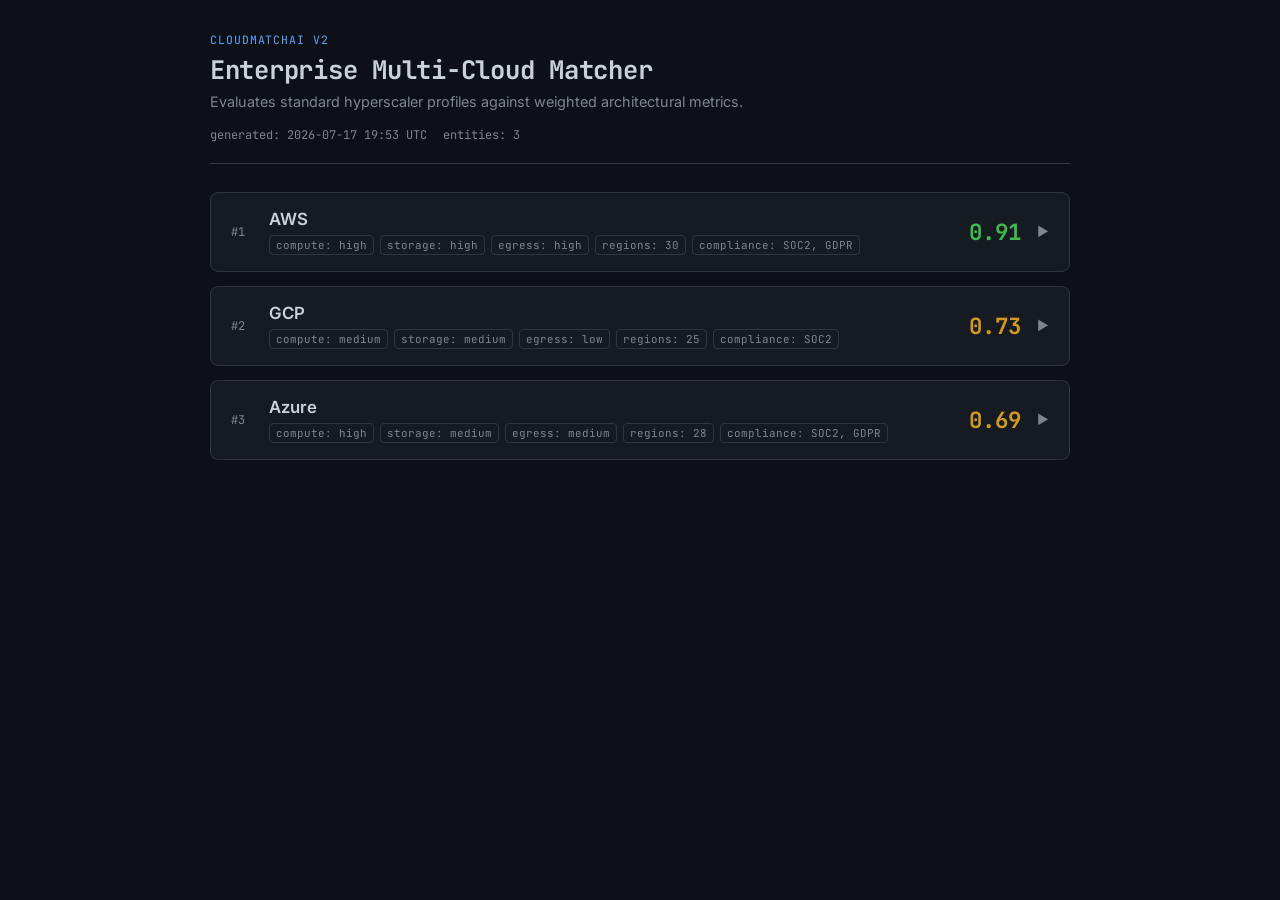
<file: docs/index.html>
<!DOCTYPE html>
<html lang="en">
<head>
<meta charset="UTF-8">
<meta name="viewport" content="width=device-width, initial-scale=1.0">
<title>CloudMatchAI — Scoring Results</title>
<link rel="preconnect" href="https://fonts.googleapis.com">
<link href="https://fonts.googleapis.com/css2?family=JetBrains+Mono:wght@400;500;700&family=Inter:wght@400;500;600&display=swap" rel="stylesheet">
<style>
  :root {
    --bg: #0d1117;
    --surface: #161b22;
    --surface-hover: #1c2530;
    --border: #30363d;
    --text: #c9d1d9;
    --text-muted: #7d8590;
    --accent: #58a6ff;
    --good: #3fb950;
    --mid: #d29922;
    --low: #f85149;
  }

  * { box-sizing: border-box; margin: 0; padding: 0; }

  body {
    background: var(--bg);
    color: var(--text);
    font-family: 'Inter', system-ui, sans-serif;
    padding: 32px 20px 80px;
    min-height: 100vh;
  }

  .wrap { max-width: 860px; margin: 0 auto; }

  header {
    border-bottom: 1px solid var(--border);
    padding-bottom: 20px;
    margin-bottom: 28px;
  }

  .eyebrow {
    font-family: 'JetBrains Mono', monospace;
    font-size: 0.72rem;
    letter-spacing: 0.08em;
    color: var(--accent);
    text-transform: uppercase;
  }

  h1 {
    font-family: 'JetBrains Mono', monospace;
    font-size: 1.6rem;
    font-weight: 700;
    margin: 6px 0 4px;
    letter-spacing: -0.01em;
  }

  .profile-desc {
    color: var(--text-muted);
    font-size: 0.9rem;
    max-width: 560px;
    line-height: 1.5;
  }

  .meta-row {
    display: flex;
    gap: 16px;
    margin-top: 14px;
    font-family: 'JetBrains Mono', monospace;
    font-size: 0.75rem;
    color: var(--text-muted);
  }

  #status {
    font-family: 'JetBrains Mono', monospace;
    font-size: 0.85rem;
    color: var(--text-muted);
    padding: 40px 0;
    text-align: center;
  }

  #status.error { color: var(--low); }
  #status .hint {
    display: block;
    margin-top: 8px;
    font-size: 0.78rem;
    color: var(--text-muted);
  }

  .card {
    background: var(--surface);
    border: 1px solid var(--border);
    border-radius: 8px;
    margin-bottom: 14px;
    overflow: hidden;
    transition: border-color 0.15s ease;
  }

  .card:hover { border-color: #444c56; }

  .card-head {
    display: flex;
    align-items: center;
    gap: 16px;
    padding: 16px 20px;
    cursor: pointer;
  }

  .rank {
    font-family: 'JetBrains Mono', monospace;
    font-size: 0.75rem;
    color: var(--text-muted);
    width: 22px;
    flex-shrink: 0;
  }

  .name-block { flex: 1; min-width: 0; }

  .name { font-weight: 600; font-size: 1.05rem; }

  .tags {
    display: flex;
    flex-wrap: wrap;
    gap: 6px;
    margin-top: 6px;
  }

  .tag {
    font-family: 'JetBrains Mono', monospace;
    font-size: 0.68rem;
    color: var(--text-muted);
    border: 1px solid var(--border);
    border-radius: 4px;
    padding: 2px 6px;
  }

  .overall {
    font-family: 'JetBrains Mono', monospace;
    font-size: 1.4rem;
    font-weight: 700;
    flex-shrink: 0;
    min-width: 64px;
    text-align: right;
  }

  .chevron {
    color: var(--text-muted);
    font-size: 0.8rem;
    transition: transform 0.15s ease;
    flex-shrink: 0;
  }

  .card.open .chevron { transform: rotate(90deg); }

  .card-body {
    display: none;
    padding: 4px 20px 18px;
    border-top: 1px solid var(--border);
  }

  .card.open .card-body { display: block; }

  .criterion {
    padding: 10px 0;
    border-bottom: 1px solid #21262d;
  }

  .criterion:last-child { border-bottom: none; }

  .crit-top {
    display: flex;
    justify-content: space-between;
    align-items: baseline;
    gap: 12px;
    margin-bottom: 4px;
  }

  .crit-name {
    font-family: 'JetBrains Mono', monospace;
    font-size: 0.82rem;
    color: var(--text);
  }

  .crit-score-row {
    display: flex;
    align-items: center;
    gap: 10px;
  }

  .bar {
    font-family: 'JetBrains Mono', monospace;
    font-size: 0.85rem;
    letter-spacing: -1px;
    white-space: nowrap;
  }

  .crit-score {
    font-family: 'JetBrains Mono', monospace;
    font-size: 0.82rem;
    font-weight: 700;
    width: 34px;
    text-align: right;
  }

  .crit-reasoning {
    color: var(--text-muted);
    font-size: 0.83rem;
    line-height: 1.5;
    margin-top: 2px;
  }

  .empty {
    text-align: center;
    padding: 60px 20px;
    color: var(--text-muted);
  }

  .empty .big { font-size: 2rem; margin-bottom: 8px; }
  .empty code {
    font-family: 'JetBrains Mono', monospace;
    background: var(--surface);
    border: 1px solid var(--border);
    padding: 2px 6px;
    border-radius: 4px;
    color: var(--accent);
  }
</style>
</head>
<body>
<div class="wrap">
  <header>
    <div class="eyebrow">CloudMatchAI v2</div>
    <h1 id="profile-title">Scoring Results</h1>
    <p class="profile-desc" id="profile-desc"></p>
    <div class="meta-row" id="meta-row"></div>
  </header>

  <div id="status">
    <span>Loading results.json…</span>
  </div>

  <div id="results"></div>
</div>

<script>
function scoreColor(score) {
  if (score >= 0.75) return 'var(--good)';
  if (score >= 0.45) return 'var(--mid)';
  return 'var(--low)';
}

function makeBar(score) {
  const totalBlocks = 12;
  const filled = Math.round((score || 0) * totalBlocks);
  const empty = totalBlocks - filled;
  return '▓'.repeat(filled) + '░'.repeat(empty);
}

function toggleCard(el) {
  el.classList.toggle('open');
}

function render(items, profileMeta) {
  const resultsEl = document.getElementById('results');
  const statusEl = document.getElementById('status');

  if (!items.length) {
    statusEl.style.display = 'none';
    resultsEl.innerHTML = `
      <div class="empty">
        <div class="big">—</div>
        <div>No entities in this results file.</div>
      </div>`;
    return;
  }

  statusEl.style.display = 'none';

  // Sort by overall_score, descending. Handles either key name defensively.
  const withScores = items.map(item => {
    const analysis = item._match_analysis || {};
    const overall = analysis.overall_score ?? analysis.total_weighted_score ?? analysis.score ?? 0;
    return { item, analysis, overall };
  });
  withScores.sort((a, b) => b.overall - a.overall);

  resultsEl.innerHTML = withScores.map(({ item, analysis, overall }, idx) => {
    const scores = analysis.scores || {};
    const criteriaHtml = Object.keys(scores).length
      ? Object.entries(scores).map(([critName, critData]) => {
          const s = critData.score ?? 0;
          return `
            <div class="criterion">
              <div class="crit-top">
                <span class="crit-name">${critName}</span>
                <div class="crit-score-row">
                  <span class="bar" style="color:${scoreColor(s)}">${makeBar(s)}</span>
                  <span class="crit-score" style="color:${scoreColor(s)}">${s.toFixed(2)}</span>
                </div>
              </div>
              <div class="crit-reasoning">${critData.reasoning || ''}</div>
            </div>`;
        }).join('')
      : `<div class="criterion"><div class="crit-reasoning">${analysis.reasoning || analysis.error || 'No per-criterion breakdown available.'}</div></div>`;

    // Surface any raw fields that aren't the analysis blob, as small meta tags
    const skipKeys = new Set(['_match_analysis', 'name']);
    const tagFields = Object.entries(item).filter(([k]) => !skipKeys.has(k));
    const tagsHtml = tagFields.map(([k, v]) => {
      const display = Array.isArray(v) ? v.join(', ') : String(v);
      return `<span class="tag">${k}: ${display}</span>`;
    }).join('');

    return `
      <div class="card" id="card-${idx}">
        <div class="card-head" onclick="toggleCard(document.getElementById('card-${idx}'))">
          <span class="rank">#${idx + 1}</span>
          <div class="name-block">
            <div class="name">${item.name || 'Unnamed'}</div>
            <div class="tags">${tagsHtml}</div>
          </div>
          <span class="overall" style="color:${scoreColor(overall)}">${overall.toFixed(2)}</span>
          <span class="chevron">▶</span>
        </div>
        <div class="card-body">${criteriaHtml}</div>
      </div>`;
  }).join('');
}

async function load() {
  const statusEl = document.getElementById('status');
  try {
    const res = await fetch('./results.json', { cache: 'no-store' });
    if (!res.ok) throw new Error(`HTTP ${res.status}`);
    const data = await res.json();

    // Optional companion metadata file (profile name/description), safe to skip if absent
    let meta = null;
    try {
      const metaRes = await fetch('./results.meta.json', { cache: 'no-store' });
      if (metaRes.ok) meta = await metaRes.json();
    } catch (_) { /* meta is optional */ }

    if (meta) {
      document.getElementById('profile-title').textContent = meta.name || 'Scoring Results';
      document.getElementById('profile-desc').textContent = meta.description || '';
      if (meta.generated_at) {
        document.getElementById('meta-row').innerHTML =
          `<span>generated: ${meta.generated_at}</span><span>entities: ${data.length}</span>`;
      }
    } else {
      document.getElementById('meta-row').innerHTML = `<span>entities: ${data.length}</span>`;
    }

    render(data, meta);
  } catch (e) {
    statusEl.classList.add('error');
    statusEl.innerHTML = `
      <span>Could not load results: ${e.message}</span>
      <span class="hint">Make sure <code>results.json</code> sits next to this file in the same folder.</span>`;
  }
}

load();
</script>
</body>
</html>
</file>
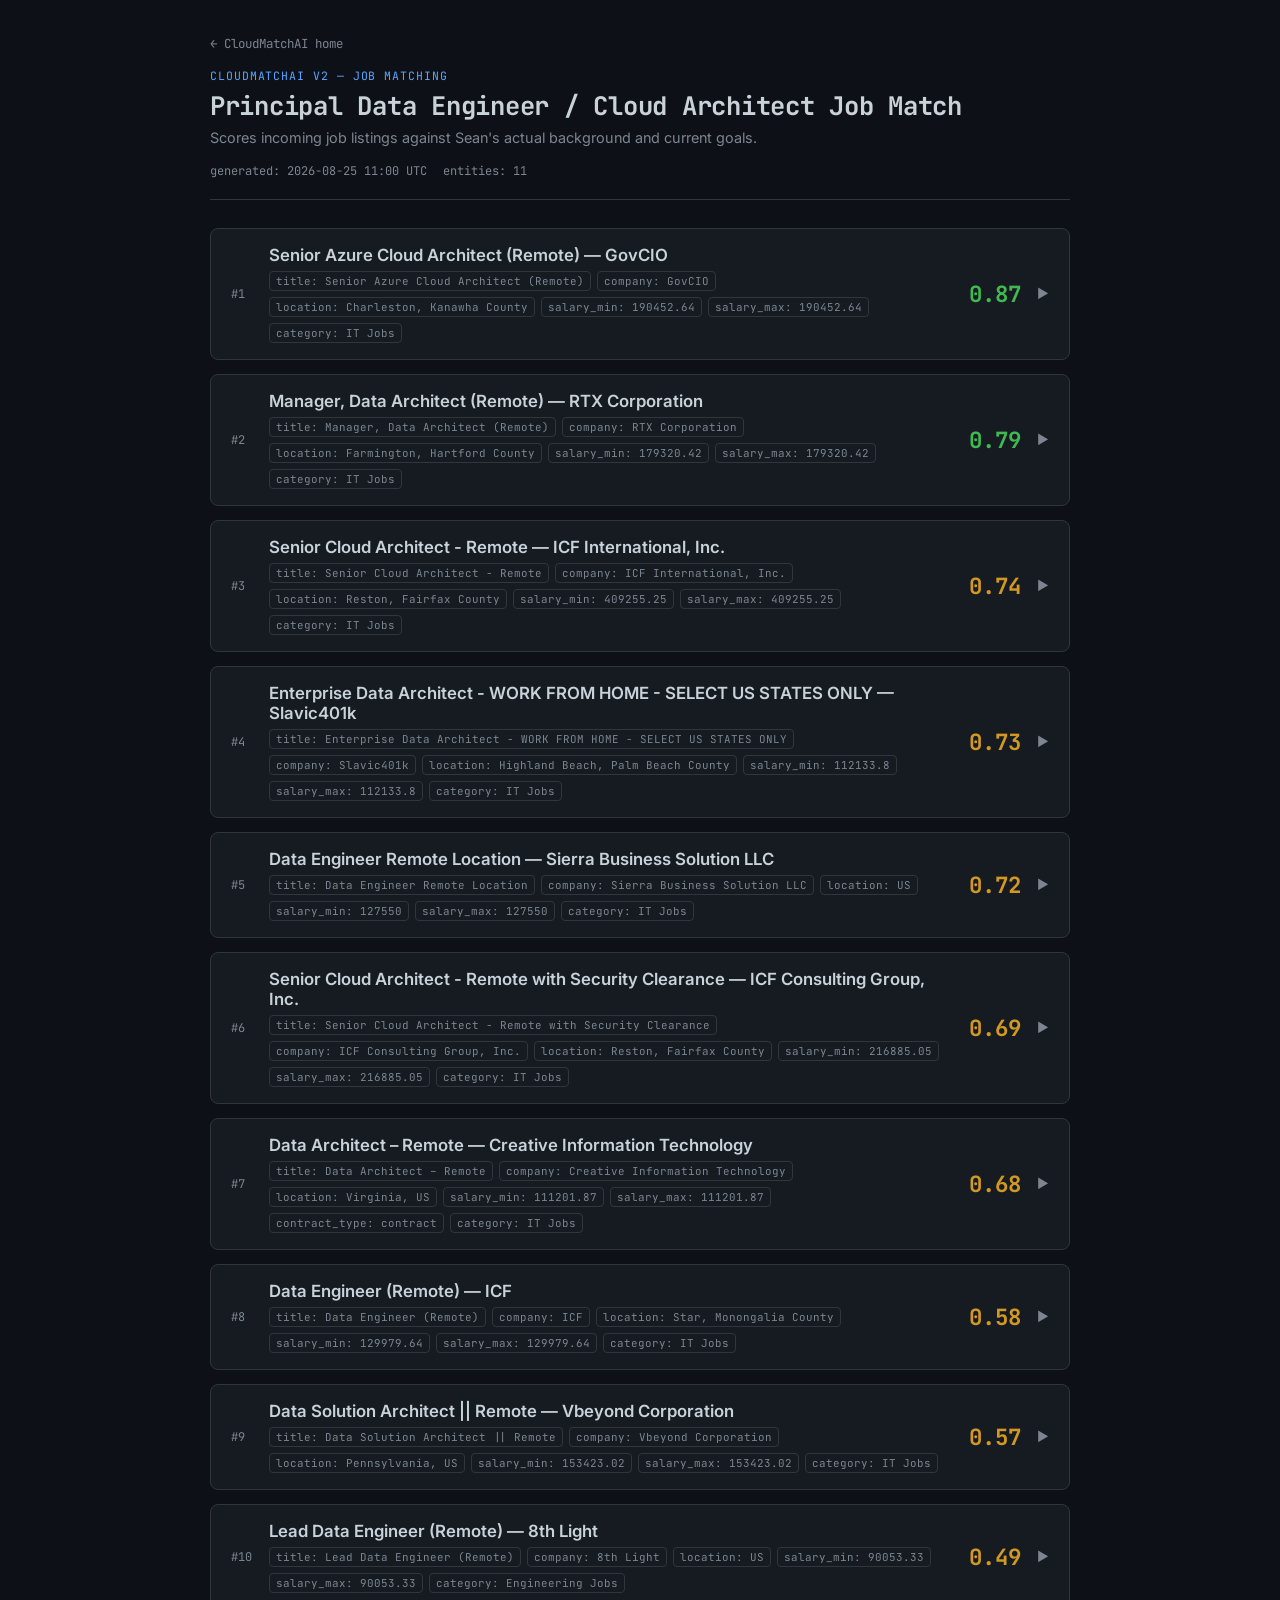
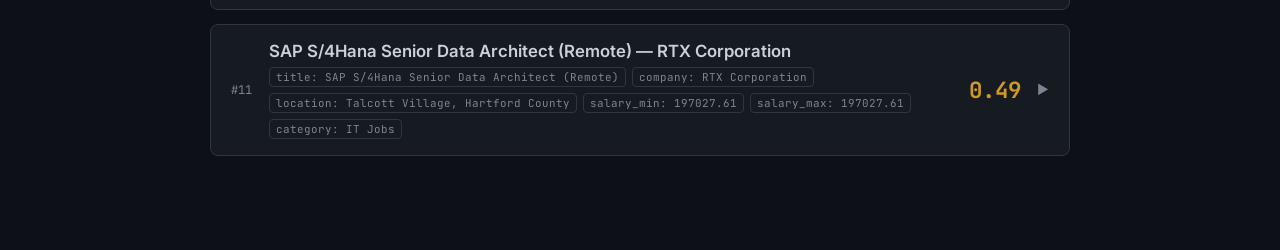
<file: docs/jobs/index.html>
<!DOCTYPE html>
<html lang="en">
<head>
<meta charset="UTF-8">
<meta name="viewport" content="width=device-width, initial-scale=1.0">
<title>CloudMatchAI — Job Matches</title>
<link rel="preconnect" href="https://fonts.googleapis.com">
<link href="https://fonts.googleapis.com/css2?family=JetBrains+Mono:wght@400;500;700&family=Inter:wght@400;500;600&display=swap" rel="stylesheet">
<style>
  :root {
    --bg: #0d1117;
    --surface: #161b22;
    --surface-hover: #1c2530;
    --border: #30363d;
    --text: #c9d1d9;
    --text-muted: #7d8590;
    --accent: #58a6ff;
    --good: #3fb950;
    --mid: #d29922;
    --low: #f85149;
  }

  * { box-sizing: border-box; margin: 0; padding: 0; }

  body {
    background: var(--bg);
    color: var(--text);
    font-family: 'Inter', system-ui, sans-serif;
    padding: 32px 20px 80px;
    min-height: 100vh;
  }

  .wrap { max-width: 860px; margin: 0 auto; }

  .back-link {
    display: inline-block;
    margin-bottom: 16px;
    font-family: 'JetBrains Mono', monospace;
    font-size: 0.78rem;
    color: var(--text-muted);
    text-decoration: none;
  }
  .back-link:hover { color: var(--accent); }

  header {
    border-bottom: 1px solid var(--border);
    padding-bottom: 20px;
    margin-bottom: 28px;
  }

  .eyebrow {
    font-family: 'JetBrains Mono', monospace;
    font-size: 0.72rem;
    letter-spacing: 0.08em;
    color: var(--accent);
    text-transform: uppercase;
  }

  h1 {
    font-family: 'JetBrains Mono', monospace;
    font-size: 1.6rem;
    font-weight: 700;
    margin: 6px 0 4px;
    letter-spacing: -0.01em;
  }

  .profile-desc {
    color: var(--text-muted);
    font-size: 0.9rem;
    max-width: 560px;
    line-height: 1.5;
  }

  .meta-row {
    display: flex;
    gap: 16px;
    margin-top: 14px;
    font-family: 'JetBrains Mono', monospace;
    font-size: 0.75rem;
    color: var(--text-muted);
  }

  #status {
    font-family: 'JetBrains Mono', monospace;
    font-size: 0.85rem;
    color: var(--text-muted);
    padding: 40px 0;
    text-align: center;
  }

  #status.error { color: var(--low); }
  #status .hint {
    display: block;
    margin-top: 8px;
    font-size: 0.78rem;
    color: var(--text-muted);
  }

  .card {
    background: var(--surface);
    border: 1px solid var(--border);
    border-radius: 8px;
    margin-bottom: 14px;
    overflow: hidden;
    transition: border-color 0.15s ease;
  }

  .card:hover { border-color: #444c56; }

  .card-head {
    display: flex;
    align-items: center;
    gap: 16px;
    padding: 16px 20px;
    cursor: pointer;
  }

  .rank {
    font-family: 'JetBrains Mono', monospace;
    font-size: 0.75rem;
    color: var(--text-muted);
    width: 22px;
    flex-shrink: 0;
  }

  .name-block { flex: 1; min-width: 0; }

  .name { font-weight: 600; font-size: 1.05rem; }

  .name a {
    color: inherit;
    text-decoration: none;
  }
  .name a:hover { color: var(--accent); }

  .tags {
    display: flex;
    flex-wrap: wrap;
    gap: 6px;
    margin-top: 6px;
  }

  .tag {
    font-family: 'JetBrains Mono', monospace;
    font-size: 0.68rem;
    color: var(--text-muted);
    border: 1px solid var(--border);
    border-radius: 4px;
    padding: 2px 6px;
  }

  .overall {
    font-family: 'JetBrains Mono', monospace;
    font-size: 1.4rem;
    font-weight: 700;
    flex-shrink: 0;
    min-width: 64px;
    text-align: right;
  }

  .chevron {
    color: var(--text-muted);
    font-size: 0.8rem;
    transition: transform 0.15s ease;
    flex-shrink: 0;
  }

  .card.open .chevron { transform: rotate(90deg); }

  .card-body {
    display: none;
    padding: 4px 20px 18px;
    border-top: 1px solid var(--border);
  }

  .card.open .card-body { display: block; }

  .criterion {
    padding: 10px 0;
    border-bottom: 1px solid #21262d;
  }

  .criterion:last-child { border-bottom: none; }

  .crit-top {
    display: flex;
    justify-content: space-between;
    align-items: baseline;
    gap: 12px;
    margin-bottom: 4px;
  }

  .crit-name {
    font-family: 'JetBrains Mono', monospace;
    font-size: 0.82rem;
    color: var(--text);
  }

  .crit-score-row {
    display: flex;
    align-items: center;
    gap: 10px;
  }

  .bar {
    font-family: 'JetBrains Mono', monospace;
    font-size: 0.85rem;
    letter-spacing: -1px;
    white-space: nowrap;
  }

  .crit-score {
    font-family: 'JetBrains Mono', monospace;
    font-size: 0.82rem;
    font-weight: 700;
    width: 34px;
    text-align: right;
  }

  .crit-reasoning {
    color: var(--text-muted);
    font-size: 0.83rem;
    line-height: 1.5;
    margin-top: 2px;
  }

  .empty {
    text-align: center;
    padding: 60px 20px;
    color: var(--text-muted);
  }

  .empty .big { font-size: 2rem; margin-bottom: 8px; }
  .empty code {
    font-family: 'JetBrains Mono', monospace;
    background: var(--surface);
    border: 1px solid var(--border);
    padding: 2px 6px;
    border-radius: 4px;
    color: var(--accent);
  }
</style>
</head>
<body>
<div class="wrap">
  <a class="back-link" href="../">&larr; CloudMatchAI home</a>
  <header>
    <div class="eyebrow">CloudMatchAI v2 — Job Matching</div>
    <h1 id="profile-title">Job Matches</h1>
    <p class="profile-desc" id="profile-desc"></p>
    <div class="meta-row" id="meta-row"></div>
  </header>

  <div id="status">
    <span>Loading results.json…</span>
  </div>

  <div id="results"></div>
</div>

<script>
function scoreColor(score) {
  if (score >= 0.75) return 'var(--good)';
  if (score >= 0.45) return 'var(--mid)';
  return 'var(--low)';
}

function makeBar(score) {
  const totalBlocks = 12;
  const filled = Math.round((score || 0) * totalBlocks);
  const empty = totalBlocks - filled;
  return '▓'.repeat(filled) + '░'.repeat(empty);
}

function toggleCard(el) {
  el.classList.toggle('open');
}

function render(items, profileMeta) {
  const resultsEl = document.getElementById('results');
  const statusEl = document.getElementById('status');

  if (!items.length) {
    statusEl.style.display = 'none';
    resultsEl.innerHTML = `
      <div class="empty">
        <div class="big">—</div>
        <div>No entities in this results file.</div>
      </div>`;
    return;
  }

  statusEl.style.display = 'none';

  const withScores = items.map(item => {
    const analysis = item._match_analysis || {};
    const overall = analysis.overall_score ?? analysis.total_weighted_score ?? analysis.score ?? 0;
    return { item, analysis, overall };
  });
  withScores.sort((a, b) => b.overall - a.overall);

  resultsEl.innerHTML = withScores.map(({ item, analysis, overall }, idx) => {
    const scores = analysis.scores || {};
    const criteriaHtml = Object.keys(scores).length
      ? Object.entries(scores).map(([critName, critData]) => {
          const s = critData.score ?? 0;
          return `
            <div class="criterion">
              <div class="crit-top">
                <span class="crit-name">${critName}</span>
                <div class="crit-score-row">
                  <span class="bar" style="color:${scoreColor(s)}">${makeBar(s)}</span>
                  <span class="crit-score" style="color:${scoreColor(s)}">${s.toFixed(2)}</span>
                </div>
              </div>
              <div class="crit-reasoning">${critData.reasoning || ''}</div>
            </div>`;
        }).join('')
      : `<div class="criterion"><div class="crit-reasoning">${analysis.reasoning || analysis.error || 'No per-criterion breakdown available.'}</div></div>`;

    const skipKeys = new Set(['_match_analysis', 'name', 'url', 'description']);
    const tagFields = Object.entries(item).filter(([k]) => !skipKeys.has(k) && item[k] !== null && item[k] !== '');
    const tagsHtml = tagFields.map(([k, v]) => {
      const display = Array.isArray(v) ? v.join(', ') : String(v);
      return `<span class="tag">${k}: ${display}</span>`;
    }).join('');

    const nameDisplay = item.url
      ? `<a href="${item.url}" target="_blank" rel="noopener">${item.name || 'Unnamed'}</a>`
      : (item.name || 'Unnamed');

    return `
      <div class="card" id="card-${idx}">
        <div class="card-head" onclick="toggleCard(document.getElementById('card-${idx}'))">
          <span class="rank">#${idx + 1}</span>
          <div class="name-block">
            <div class="name">${nameDisplay}</div>
            <div class="tags">${tagsHtml}</div>
          </div>
          <span class="overall" style="color:${scoreColor(overall)}">${overall.toFixed(2)}</span>
          <span class="chevron">▶</span>
        </div>
        <div class="card-body">${criteriaHtml}</div>
      </div>`;
  }).join('');
}

async function load() {
  const statusEl = document.getElementById('status');
  try {
    const res = await fetch('./results.json', { cache: 'no-store' });
    if (!res.ok) throw new Error(`HTTP ${res.status}`);
    const data = await res.json();

    let meta = null;
    try {
      const metaRes = await fetch('./results.meta.json', { cache: 'no-store' });
      if (metaRes.ok) meta = await metaRes.json();
    } catch (_) { /* meta is optional */ }

    if (meta) {
      document.getElementById('profile-title').textContent = meta.name || 'Job Matches';
      document.getElementById('profile-desc').textContent = meta.description || '';
      if (meta.generated_at) {
        document.getElementById('meta-row').innerHTML =
          `<span>generated: ${meta.generated_at}</span><span>entities: ${data.length}</span>`;
      }
    } else {
      document.getElementById('meta-row').innerHTML = `<span>entities: ${data.length}</span>`;
    }

    render(data, meta);
  } catch (e) {
    statusEl.classList.add('error');
    statusEl.innerHTML = `
      <span>Could not load results: ${e.message}</span>
      <span class="hint">Make sure <code>results.json</code> sits next to this file in the same folder.</span>`;
  }
}

load();
</script>
</body>
</html>
</file>
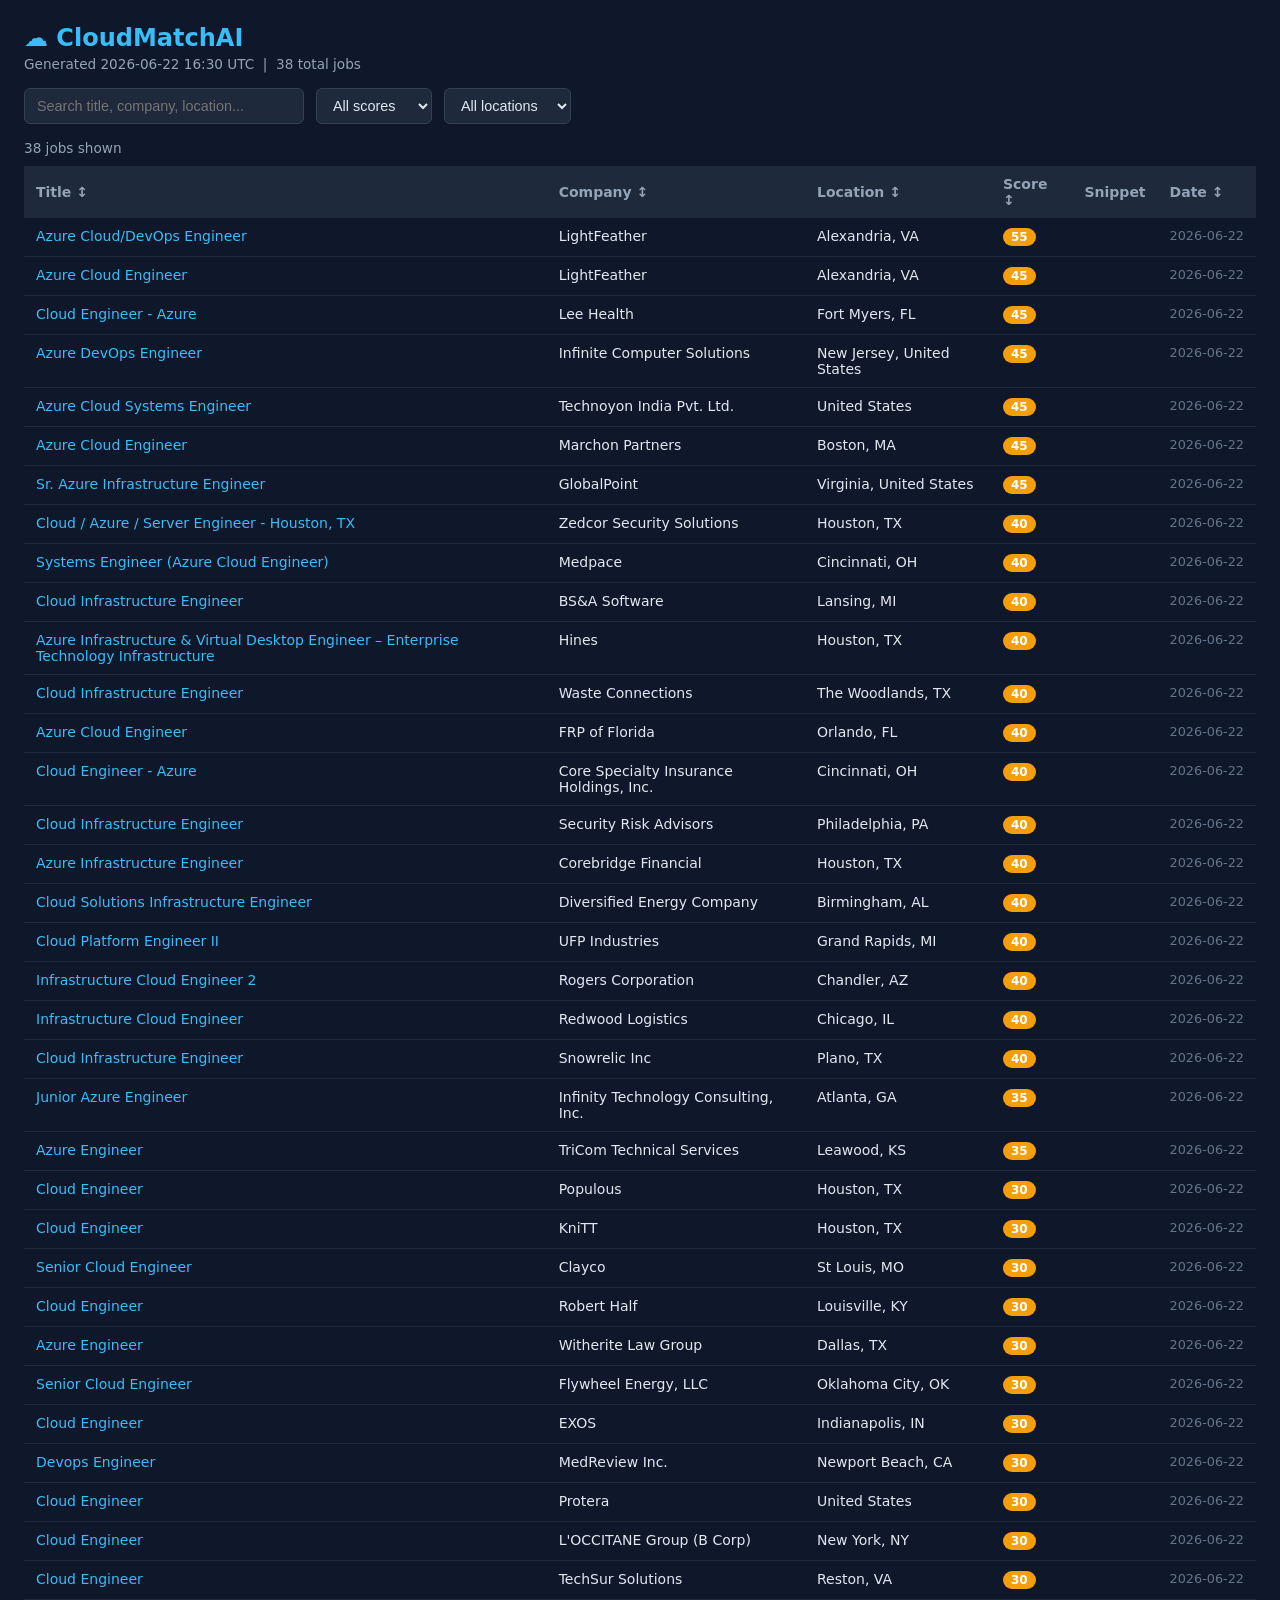
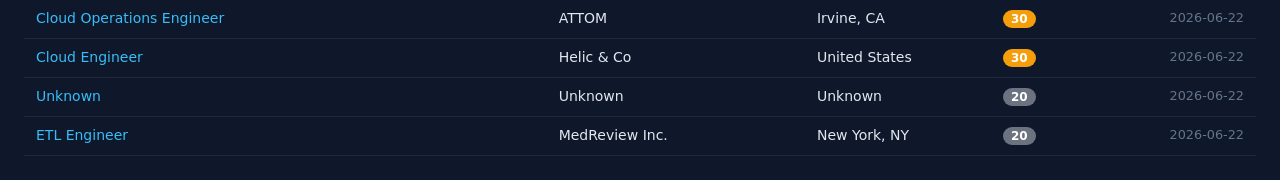
<file: jobs_viewer.html>
<!DOCTYPE html>
<html lang="en">
<head>
<meta charset="UTF-8">
<title>CloudMatchAI — Job Viewer</title>
<style>
  * { box-sizing: border-box; margin: 0; padding: 0; }
  body { font-family: system-ui, sans-serif; background: #0f172a; color: #e2e8f0; padding: 24px; }
  h1 { font-size: 1.5rem; margin-bottom: 4px; color: #38bdf8; }
  p.sub { color: #94a3b8; font-size: 0.85rem; margin-bottom: 16px; }
  .toolbar { display: flex; gap: 12px; margin-bottom: 16px; flex-wrap: wrap; }
  input, select { background: #1e293b; border: 1px solid #334155; color: #e2e8f0;
                   padding: 8px 12px; border-radius: 6px; font-size: 0.9rem; }
  input { width: 280px; }
  table { width: 100%; border-collapse: collapse; font-size: 0.875rem; }
  thead th { background: #1e293b; padding: 10px 12px; text-align: left;
              color: #94a3b8; font-weight: 600; cursor: pointer; user-select: none; }
  thead th:hover { color: #38bdf8; }
  tbody tr { border-bottom: 1px solid #1e293b; }
  tbody tr:hover { background: #1e293b; }
  td { padding: 10px 12px; vertical-align: top; }
  td a { color: #38bdf8; text-decoration: none; }
  td a:hover { text-decoration: underline; }
  .badge { display: inline-block; padding: 2px 8px; border-radius: 999px;
            font-size: 0.75rem; font-weight: 700; color: white; }
  .desc { color: #94a3b8; font-size: 0.8rem; max-width: 340px; }
  .ts { color: #64748b; font-size: 0.8rem; white-space: nowrap; }
  #count { color: #94a3b8; font-size: 0.85rem; margin-bottom: 10px; }
</style>
</head>
<body>
<h1>☁️ CloudMatchAI</h1>
<p class="sub">Generated 2026-06-22 16:30 UTC &nbsp;|&nbsp; 38 total jobs</p>

<div class="toolbar">
  <input type="text" id="search" placeholder="Search title, company, location..." oninput="filterTable()">
  <select id="minScore" onchange="filterTable()">
    <option value="0">All scores</option>
    <option value="30">Score ≥ 30</option>
    <option value="50">Score ≥ 50</option>
    <option value="70">Score ≥ 70</option>
  </select>
  <select id="remoteOnly" onchange="filterTable()">
    <option value="0">All locations</option>
    <option value="1">Remote only</option>
  </select>
</div>

<div id="count"></div>

<table id="jobTable">
  <thead>
    <tr>
      <th onclick="sortTable(0)">Title ↕</th>
      <th onclick="sortTable(1)">Company ↕</th>
      <th onclick="sortTable(2)">Location ↕</th>
      <th onclick="sortTable(3)">Score ↕</th>
      <th>Snippet</th>
      <th onclick="sortTable(5)">Date ↕</th>
    </tr>
  </thead>
  <tbody id="tbody">
    
        <tr>
          <td><a href="https://www.linkedin.com/jobs/view/azure-cloud-devops-engineer-at-lightfeather-4430761254" target="_blank">Azure Cloud/DevOps Engineer</a></td>
          <td>LightFeather</td>
          <td>Alexandria, VA</td>
          <td><span class="badge" style="background:#f59e0b">55</span></td>
          <td class="desc"></td>
          <td class="ts">2026-06-22</td>
        </tr>
        <tr>
          <td><a href="https://www.linkedin.com/jobs/view/azure-cloud-engineer-at-lightfeather-4430760230" target="_blank">Azure Cloud Engineer</a></td>
          <td>LightFeather</td>
          <td>Alexandria, VA</td>
          <td><span class="badge" style="background:#f59e0b">45</span></td>
          <td class="desc"></td>
          <td class="ts">2026-06-22</td>
        </tr>
        <tr>
          <td><a href="https://www.linkedin.com/jobs/view/cloud-engineer-azure-at-lee-health-4398631212" target="_blank">Cloud Engineer - Azure</a></td>
          <td>Lee Health</td>
          <td>Fort Myers, FL</td>
          <td><span class="badge" style="background:#f59e0b">45</span></td>
          <td class="desc"></td>
          <td class="ts">2026-06-22</td>
        </tr>
        <tr>
          <td><a href="https://www.linkedin.com/jobs/view/azure-devops-engineer-at-infinite-computer-solutions-4422686658" target="_blank">Azure DevOps Engineer</a></td>
          <td>Infinite Computer Solutions</td>
          <td>New Jersey, United States</td>
          <td><span class="badge" style="background:#f59e0b">45</span></td>
          <td class="desc"></td>
          <td class="ts">2026-06-22</td>
        </tr>
        <tr>
          <td><a href="https://www.linkedin.com/jobs/view/azure-cloud-systems-engineer-at-technoyon-india-pvt-ltd-4386538126" target="_blank">Azure Cloud Systems Engineer</a></td>
          <td>Technoyon India Pvt. Ltd.</td>
          <td>United States</td>
          <td><span class="badge" style="background:#f59e0b">45</span></td>
          <td class="desc"></td>
          <td class="ts">2026-06-22</td>
        </tr>
        <tr>
          <td><a href="https://www.linkedin.com/jobs/view/azure-cloud-engineer-at-marchon-partners-4420951969" target="_blank">Azure Cloud Engineer</a></td>
          <td>Marchon Partners</td>
          <td>Boston, MA</td>
          <td><span class="badge" style="background:#f59e0b">45</span></td>
          <td class="desc"></td>
          <td class="ts">2026-06-22</td>
        </tr>
        <tr>
          <td><a href="https://www.linkedin.com/jobs/view/sr-azure-infrastructure-engineer-at-globalpoint-4422426413" target="_blank">Sr. Azure Infrastructure Engineer</a></td>
          <td>GlobalPoint</td>
          <td>Virginia, United States</td>
          <td><span class="badge" style="background:#f59e0b">45</span></td>
          <td class="desc"></td>
          <td class="ts">2026-06-22</td>
        </tr>
        <tr>
          <td><a href="https://www.linkedin.com/jobs/view/cloud-azure-server-engineer-houston-tx-at-zedcor-security-solutions-4430007537" target="_blank">Cloud / Azure / Server Engineer - Houston, TX</a></td>
          <td>Zedcor Security Solutions</td>
          <td>Houston, TX</td>
          <td><span class="badge" style="background:#f59e0b">40</span></td>
          <td class="desc"></td>
          <td class="ts">2026-06-22</td>
        </tr>
        <tr>
          <td><a href="https://www.linkedin.com/jobs/view/systems-engineer-azure-cloud-engineer-at-medpace-4332206847" target="_blank">Systems Engineer (Azure Cloud Engineer)</a></td>
          <td>Medpace</td>
          <td>Cincinnati, OH</td>
          <td><span class="badge" style="background:#f59e0b">40</span></td>
          <td class="desc"></td>
          <td class="ts">2026-06-22</td>
        </tr>
        <tr>
          <td><a href="https://www.linkedin.com/jobs/view/cloud-infrastructure-engineer-at-bs-a-software-4431194895" target="_blank">Cloud Infrastructure Engineer</a></td>
          <td>BS&A Software</td>
          <td>Lansing, MI</td>
          <td><span class="badge" style="background:#f59e0b">40</span></td>
          <td class="desc"></td>
          <td class="ts">2026-06-22</td>
        </tr>
        <tr>
          <td><a href="https://www.linkedin.com/jobs/view/azure-infrastructure-virtual-desktop-engineer-%E2%80%93-enterprise-technology-infrastructure-at-hines-4430001209" target="_blank">Azure Infrastructure & Virtual Desktop Engineer – Enterprise Technology Infrastructure</a></td>
          <td>Hines</td>
          <td>Houston, TX</td>
          <td><span class="badge" style="background:#f59e0b">40</span></td>
          <td class="desc"></td>
          <td class="ts">2026-06-22</td>
        </tr>
        <tr>
          <td><a href="https://www.linkedin.com/jobs/view/cloud-infrastructure-engineer-at-waste-connections-4382591644" target="_blank">Cloud Infrastructure Engineer</a></td>
          <td>Waste Connections</td>
          <td>The Woodlands, TX</td>
          <td><span class="badge" style="background:#f59e0b">40</span></td>
          <td class="desc"></td>
          <td class="ts">2026-06-22</td>
        </tr>
        <tr>
          <td><a href="https://www.linkedin.com/jobs/view/azure-cloud-engineer-at-frp-of-florida-4367912112" target="_blank">Azure Cloud Engineer</a></td>
          <td>FRP of Florida</td>
          <td>Orlando, FL</td>
          <td><span class="badge" style="background:#f59e0b">40</span></td>
          <td class="desc"></td>
          <td class="ts">2026-06-22</td>
        </tr>
        <tr>
          <td><a href="https://www.linkedin.com/jobs/view/cloud-engineer-azure-at-core-specialty-insurance-holdings-inc-4429648957" target="_blank">Cloud Engineer - Azure</a></td>
          <td>Core Specialty Insurance Holdings, Inc.</td>
          <td>Cincinnati, OH</td>
          <td><span class="badge" style="background:#f59e0b">40</span></td>
          <td class="desc"></td>
          <td class="ts">2026-06-22</td>
        </tr>
        <tr>
          <td><a href="https://www.linkedin.com/jobs/view/cloud-infrastructure-engineer-at-security-risk-advisors-4420936505" target="_blank">Cloud Infrastructure Engineer</a></td>
          <td>Security Risk Advisors</td>
          <td>Philadelphia, PA</td>
          <td><span class="badge" style="background:#f59e0b">40</span></td>
          <td class="desc"></td>
          <td class="ts">2026-06-22</td>
        </tr>
        <tr>
          <td><a href="https://www.linkedin.com/jobs/view/azure-infrastructure-engineer-at-corebridge-financial-4414720805" target="_blank">Azure Infrastructure Engineer</a></td>
          <td>Corebridge Financial</td>
          <td>Houston, TX</td>
          <td><span class="badge" style="background:#f59e0b">40</span></td>
          <td class="desc"></td>
          <td class="ts">2026-06-22</td>
        </tr>
        <tr>
          <td><a href="https://www.linkedin.com/jobs/view/cloud-solutions-infrastructure-engineer-at-diversified-energy-company-4426174331" target="_blank">Cloud Solutions Infrastructure Engineer</a></td>
          <td>Diversified Energy Company</td>
          <td>Birmingham, AL</td>
          <td><span class="badge" style="background:#f59e0b">40</span></td>
          <td class="desc"></td>
          <td class="ts">2026-06-22</td>
        </tr>
        <tr>
          <td><a href="https://www.linkedin.com/jobs/view/cloud-platform-engineer-ii-at-ufp-industries-4414015756" target="_blank">Cloud Platform Engineer II</a></td>
          <td>UFP Industries</td>
          <td>Grand Rapids, MI</td>
          <td><span class="badge" style="background:#f59e0b">40</span></td>
          <td class="desc"></td>
          <td class="ts">2026-06-22</td>
        </tr>
        <tr>
          <td><a href="https://www.linkedin.com/jobs/view/infrastructure-cloud-engineer-2-at-rogers-corporation-4391473838" target="_blank">Infrastructure Cloud Engineer 2</a></td>
          <td>Rogers Corporation</td>
          <td>Chandler, AZ</td>
          <td><span class="badge" style="background:#f59e0b">40</span></td>
          <td class="desc"></td>
          <td class="ts">2026-06-22</td>
        </tr>
        <tr>
          <td><a href="https://www.linkedin.com/jobs/view/infrastructure-cloud-engineer-at-redwood-logistics-4428712367" target="_blank">Infrastructure Cloud Engineer</a></td>
          <td>Redwood Logistics</td>
          <td>Chicago, IL</td>
          <td><span class="badge" style="background:#f59e0b">40</span></td>
          <td class="desc"></td>
          <td class="ts">2026-06-22</td>
        </tr>
        <tr>
          <td><a href="https://www.linkedin.com/jobs/view/cloud-infrastructure-engineer-at-snowrelic-inc-4346213289" target="_blank">Cloud Infrastructure Engineer</a></td>
          <td>Snowrelic Inc</td>
          <td>Plano, TX</td>
          <td><span class="badge" style="background:#f59e0b">40</span></td>
          <td class="desc"></td>
          <td class="ts">2026-06-22</td>
        </tr>
        <tr>
          <td><a href="https://www.linkedin.com/jobs/view/junior-azure-engineer-at-infinity-technology-consulting-inc-4365453762" target="_blank">Junior Azure Engineer</a></td>
          <td>Infinity Technology Consulting, Inc.</td>
          <td>Atlanta, GA</td>
          <td><span class="badge" style="background:#f59e0b">35</span></td>
          <td class="desc"></td>
          <td class="ts">2026-06-22</td>
        </tr>
        <tr>
          <td><a href="https://www.linkedin.com/jobs/view/azure-engineer-at-tricom-technical-services-4427675066" target="_blank">Azure Engineer</a></td>
          <td>TriCom Technical Services</td>
          <td>Leawood, KS</td>
          <td><span class="badge" style="background:#f59e0b">35</span></td>
          <td class="desc"></td>
          <td class="ts">2026-06-22</td>
        </tr>
        <tr>
          <td><a href="https://www.linkedin.com/jobs/view/cloud-engineer-at-populous-4409557412" target="_blank">Cloud Engineer</a></td>
          <td>Populous</td>
          <td>Houston, TX</td>
          <td><span class="badge" style="background:#f59e0b">30</span></td>
          <td class="desc"></td>
          <td class="ts">2026-06-22</td>
        </tr>
        <tr>
          <td><a href="https://www.linkedin.com/jobs/view/cloud-engineer-at-knitt-4418851021" target="_blank">Cloud Engineer</a></td>
          <td>KniTT</td>
          <td>Houston, TX</td>
          <td><span class="badge" style="background:#f59e0b">30</span></td>
          <td class="desc"></td>
          <td class="ts">2026-06-22</td>
        </tr>
        <tr>
          <td><a href="https://www.linkedin.com/jobs/view/senior-cloud-engineer-at-clayco-4409705006" target="_blank">Senior Cloud Engineer</a></td>
          <td>Clayco</td>
          <td>St Louis, MO</td>
          <td><span class="badge" style="background:#f59e0b">30</span></td>
          <td class="desc"></td>
          <td class="ts">2026-06-22</td>
        </tr>
        <tr>
          <td><a href="https://www.linkedin.com/jobs/view/cloud-engineer-at-robert-half-4423393060" target="_blank">Cloud Engineer</a></td>
          <td>Robert Half</td>
          <td>Louisville, KY</td>
          <td><span class="badge" style="background:#f59e0b">30</span></td>
          <td class="desc"></td>
          <td class="ts">2026-06-22</td>
        </tr>
        <tr>
          <td><a href="https://www.linkedin.com/jobs/view/azure-engineer-at-witherite-law-group-4420929646" target="_blank">Azure Engineer</a></td>
          <td>Witherite Law Group</td>
          <td>Dallas, TX</td>
          <td><span class="badge" style="background:#f59e0b">30</span></td>
          <td class="desc"></td>
          <td class="ts">2026-06-22</td>
        </tr>
        <tr>
          <td><a href="https://www.linkedin.com/jobs/view/senior-cloud-engineer-at-flywheel-energy-llc-4422992650" target="_blank">Senior Cloud Engineer</a></td>
          <td>Flywheel Energy, LLC</td>
          <td>Oklahoma City, OK</td>
          <td><span class="badge" style="background:#f59e0b">30</span></td>
          <td class="desc"></td>
          <td class="ts">2026-06-22</td>
        </tr>
        <tr>
          <td><a href="https://www.linkedin.com/jobs/view/cloud-engineer-at-exos-4415685381" target="_blank">Cloud Engineer</a></td>
          <td>EXOS</td>
          <td>Indianapolis, IN</td>
          <td><span class="badge" style="background:#f59e0b">30</span></td>
          <td class="desc"></td>
          <td class="ts">2026-06-22</td>
        </tr>
        <tr>
          <td><a href="https://www.linkedin.com/jobs/view/devops-engineer-at-medreview-inc-4399902206" target="_blank">Devops Engineer</a></td>
          <td>MedReview Inc.</td>
          <td>Newport Beach, CA</td>
          <td><span class="badge" style="background:#f59e0b">30</span></td>
          <td class="desc"></td>
          <td class="ts">2026-06-22</td>
        </tr>
        <tr>
          <td><a href="https://www.linkedin.com/jobs/view/cloud-engineer-at-protera-4370580054" target="_blank">Cloud Engineer</a></td>
          <td>Protera</td>
          <td>United States</td>
          <td><span class="badge" style="background:#f59e0b">30</span></td>
          <td class="desc"></td>
          <td class="ts">2026-06-22</td>
        </tr>
        <tr>
          <td><a href="https://www.linkedin.com/jobs/view/cloud-engineer-at-l-occitane-group-b-corp-4417144713" target="_blank">Cloud Engineer</a></td>
          <td>L'OCCITANE Group (B Corp)</td>
          <td>New York, NY</td>
          <td><span class="badge" style="background:#f59e0b">30</span></td>
          <td class="desc"></td>
          <td class="ts">2026-06-22</td>
        </tr>
        <tr>
          <td><a href="https://www.linkedin.com/jobs/view/cloud-engineer-at-techsur-solutions-4423151876" target="_blank">Cloud Engineer</a></td>
          <td>TechSur Solutions</td>
          <td>Reston, VA</td>
          <td><span class="badge" style="background:#f59e0b">30</span></td>
          <td class="desc"></td>
          <td class="ts">2026-06-22</td>
        </tr>
        <tr>
          <td><a href="https://www.linkedin.com/jobs/view/cloud-operations-engineer-at-attom-4430343044" target="_blank">Cloud Operations Engineer</a></td>
          <td>ATTOM</td>
          <td>Irvine, CA</td>
          <td><span class="badge" style="background:#f59e0b">30</span></td>
          <td class="desc"></td>
          <td class="ts">2026-06-22</td>
        </tr>
        <tr>
          <td><a href="https://www.linkedin.com/jobs/view/cloud-engineer-at-helic-co-4431723472" target="_blank">Cloud Engineer</a></td>
          <td>Helic & Co</td>
          <td>United States</td>
          <td><span class="badge" style="background:#f59e0b">30</span></td>
          <td class="desc"></td>
          <td class="ts">2026-06-22</td>
        </tr>
        <tr>
          <td><a href="https://www.indeed.com/viewjob?jk=67b010c8c479e2fd" target="_blank">Unknown</a></td>
          <td>Unknown</td>
          <td>Unknown</td>
          <td><span class="badge" style="background:#6b7280">20</span></td>
          <td class="desc"></td>
          <td class="ts">2026-06-22</td>
        </tr>
        <tr>
          <td><a href="https://www.linkedin.com/jobs/view/etl-engineer-at-medreview-inc-4401649493" target="_blank">ETL Engineer</a></td>
          <td>MedReview Inc.</td>
          <td>New York, NY</td>
          <td><span class="badge" style="background:#6b7280">20</span></td>
          <td class="desc"></td>
          <td class="ts">2026-06-22</td>
        </tr>
  </tbody>
</table>

<script>
let sortDir = {};

function filterTable() {
  const q = document.getElementById('search').value.toLowerCase();
  const minScore = parseInt(document.getElementById('minScore').value);
  const remoteOnly = document.getElementById('remoteOnly').value === '1';
  const rows = document.querySelectorAll('#tbody tr');
  let visible = 0;
  rows.forEach(row => {
    const text = row.innerText.toLowerCase();
    const score = parseInt(row.cells[3].innerText) || 0;
    const isRemote = text.includes('remote');
    const show = text.includes(q) && score >= minScore && (!remoteOnly || isRemote);
    row.style.display = show ? '' : 'none';
    if (show) visible++;
  });
  document.getElementById('count').textContent = visible + ' jobs shown';
}

function sortTable(col) {
  const tbody = document.getElementById('tbody');
  const rows = Array.from(tbody.querySelectorAll('tr'));
  sortDir[col] = !sortDir[col];
  rows.sort((a, b) => {
    let av = a.cells[col].innerText.trim();
    let bv = b.cells[col].innerText.trim();
    const an = parseFloat(av), bn = parseFloat(bv);
    if (!isNaN(an) && !isNaN(bn)) return sortDir[col] ? an - bn : bn - an;
    return sortDir[col] ? av.localeCompare(bv) : bv.localeCompare(av);
  });
  rows.forEach(r => tbody.appendChild(r));
  filterTable();
}

filterTable();
</script>
</body>
</html>
</file>
